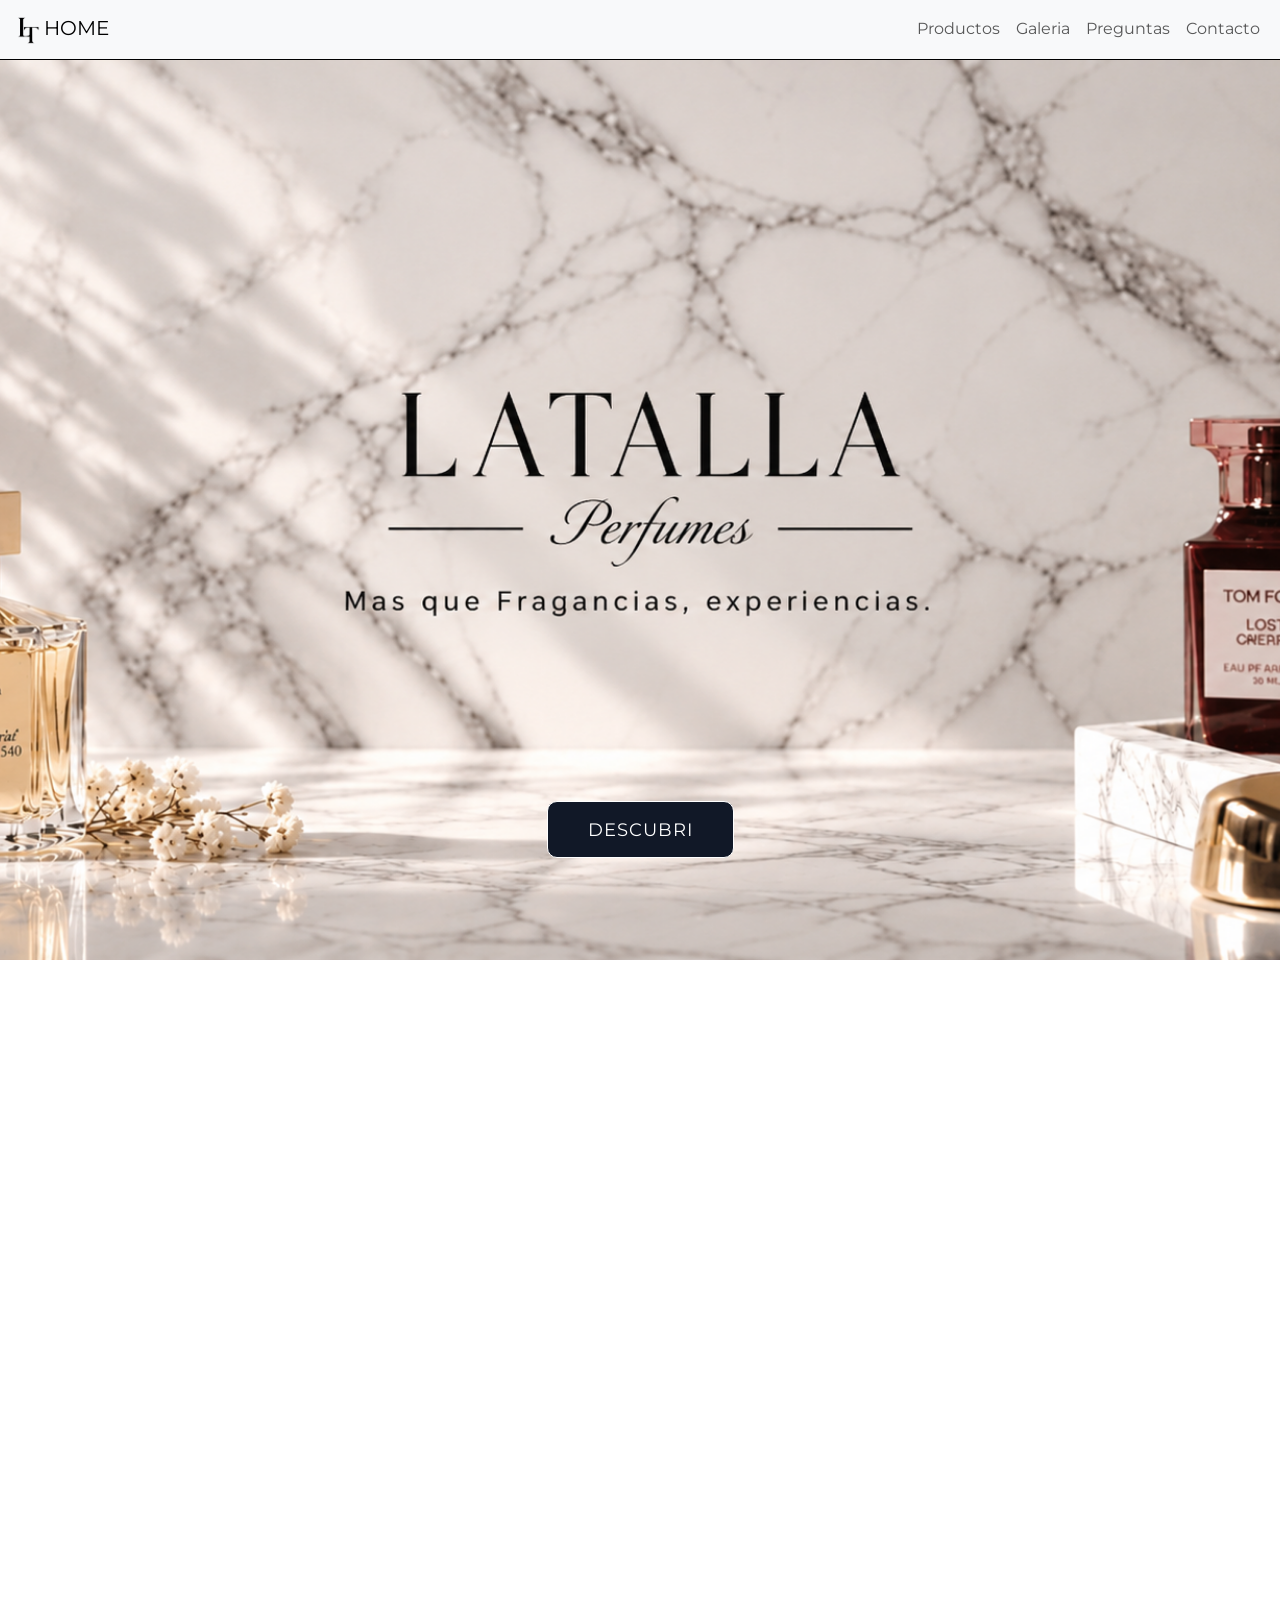
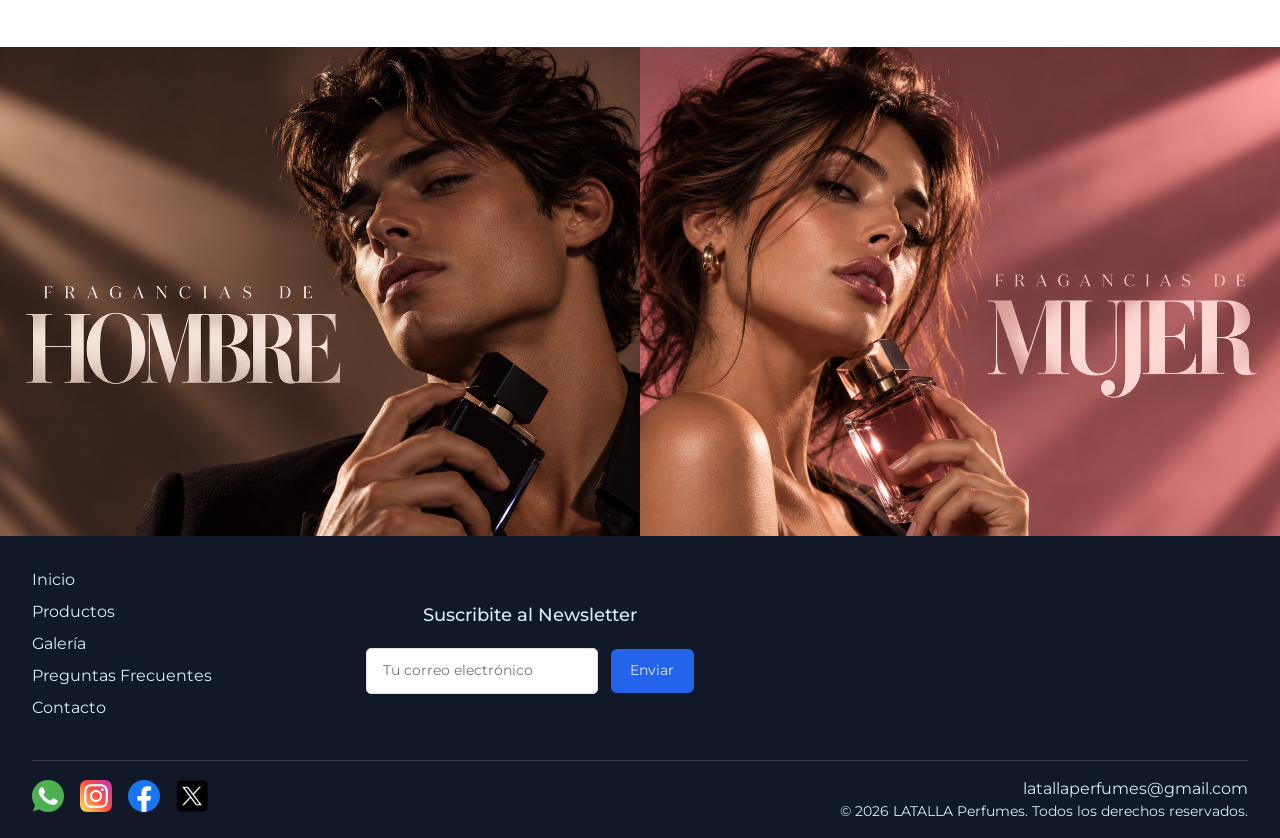
<file: index.html>
<!DOCTYPE html>
<html lang="en">

<head>
    <meta charset="UTF-8">
    <meta name="viewport" content="width=device-width, initial-scale=1.0">
    <title>Latalla | Home</title>
    <meta name="description"
        content="Descubrí LATALLA, tu tienda de perfumes y fragancias importadas. Encontrá aromas únicos para cada estilo y ocasión.">
    <meta name="keywords"
        content="LATALLA, perfumes importados, fragancias, perfumes para hombre, perfumes para mujer, tienda de perfumes">

    <link href="https://cdn.jsdelivr.net/npm/bootstrap@5.3.8/dist/css/bootstrap.min.css" rel="stylesheet"
        integrity="sha384-sRIl4kxILFvY47J16cr9ZwB07vP4J8+LH7qKQnuqkuIAvNWLzeN8tE5YBujZqJLB" crossorigin="anonymous">

    <link href="https://unpkg.com/aos@2.3.1/dist/aos.css" rel="stylesheet">

    <link rel="stylesheet" href="./css/style.css">
    <link rel="preconnect" href="https://fonts.googleapis.com">
    <link rel="preconnect" href="https://fonts.gstatic.com" crossorigin>
    <link href="https://fonts.googleapis.com/css2?family=Montserrat:ital,wght@0,100..900;1,100..900&display=swap"
        rel="stylesheet">
    <link rel="preconnect" href="https://fonts.googleapis.com">
    <link rel="preconnect" href="https://fonts.gstatic.com" crossorigin>
    <link href="https://fonts.googleapis.com/css2?family=Cormorant+Garamond:wght@400&display=swap" rel="stylesheet">
</head>

<body>
    <header>
        <nav class="navbar navbar-expand-lg bg-body-tertiary">
            <div class="container-fluid">
                <a class="navbar-brand" href="./index.html">
                    <img class="logos-nav" src="./assets/logo.png" alt="Logo de latalla">HOME
                </a>
                <button class="navbar-toggler" type="button" data-bs-toggle="collapse" data-bs-target="#navbarNav"
                    aria-controls="navbarNav" aria-expanded="false" aria-label="Toggle navigation">
                    <span class="navbar-toggler-icon"></span>
                </button>
                <div class="collapse navbar-collapse justify-content-end" id="navbarNav">
                    <ul class="navbar-nav">
                        <li class="nav-item">
                            <a class="nav-link" href="./pages/productos.html">Productos</a>
                        </li>
                        <li class="nav-item">
                            <a class="nav-link" href="./pages/galeria.html">Galeria</a>
                        </li>
                        <li class="nav-item">
                            <a class="nav-link" href="./pages/preguntasfrecuentes.html">Preguntas</a>
                        </li>
                        <li class="nav-item">
                            <a class="nav-link" href="./pages/contacto.html">Contacto</a>
                        </li>
                    </ul>
                </div>
            </div>
        </nav>


    </header>

    <main>
        <section class="portada">
            <a href="./pages/productos.html"><button>DESCUBRI</button></a>
        </section>

        <section class="destacados" data-aos="fade-up" data-aos-duration="2000">
            <div>
                <h3>🍃 Primavera 2026 🍃</h3>
            </div>

            <div class="cards-destacados">

                <div class="card" style="width: 18rem;">
                    <img src="./assets/prada.webp" class="card-img-top" alt="Perfume prada Paradigme">
                    <div class="card-body">
                        <h5 class="card-title">Paradigme EDP</h5>
                        <p class="card-text">Prada 100ml</p>
                        <a href="./pages/productos.html" class="btn btn-primary">Ver mas</a>
                    </div>
                </div>

                <div class="card" style="width: 18rem;">
                    <img src="./assets/hawas.webp" class="card-img-top" alt="Perfume Hawas verde">
                    <div class="card-body">
                        <h5 class="card-title">Hawas Verde EDP</h5>
                        <p class="card-text">Rasasi 100ml.</p>
                        <a href="./pages/productos.html" class="btn btn-primary">Ver mas</a>
                    </div>
                </div>

                <div class="card" style="width: 18rem;">
                    <img src="./assets/amber.webp" class="card-img-top" alt="Perfume amber oud aquea dubai">
                    <div class="card-body">
                        <h5 class="card-title">Amber Oud Aqua Dubai EDP</h5>
                        <p class="card-text">Al Haramain 100ml</p>
                        <a href="./pages/productos.html" class="btn btn-primary">Ver mas</a>
                    </div>
                </div>

                <div class="card" style="width: 18rem;">
                    <img src="./assets/issey.webp" class="card-img-top" alt="Perfume issey miyake intense">
                    <div class="card-body">
                        <h5 class="card-title">Pour Homme Intense EDT</h5>
                        <p class="card-text">Issey Miyake L'Eau d'Issey 75ml</p>
                        <a href="./pages/productos.html" class="btn btn-primary">Ver mas</a>
                    </div>
                </div>

            </div>

            <div id="carouselExampleCaptions" class="carousel carousel-dark slide oculto-mobile">
                <div class="carousel-indicators">
                    <button type="button" data-bs-target="#carouselExampleCaptions" data-bs-slide-to="0" class="active"
                        aria-current="true" aria-label="Slide 1"></button>
                    <button type="button" data-bs-target="#carouselExampleCaptions" data-bs-slide-to="1"
                        aria-label="Slide 2"></button>
                    <button type="button" data-bs-target="#carouselExampleCaptions" data-bs-slide-to="2"
                        aria-label="Slide 3"></button>
                    <button type="button" data-bs-target="#carouselExampleCaptions" data-bs-slide-to="3"
                        aria-label="Slide 4"></button>
                </div>
                <div class="carousel-inner">
                    <div class="carousel-item active">
                        <img src="./assets/prada.webp" class="d-block w-100" alt="Perfume Prada Paradigme">
                    </div>
                    <div class="carousel-item">
                        <img src="./assets/hawas.webp" class="d-block w-100" alt="Perfume Hawas Verde">
                    </div>
                    <div class="carousel-item">
                        <img src="./assets/amber.webp" class="d-block w-100" alt="Perfume Amber oud aqua dubai">
                    </div>
                    <div class="carousel-item">
                        <img src="./assets/issey.webp" class="d-block w-100" alt="Perfume Issey miyake intense">
                    </div>
                </div>
                <button class="carousel-control-prev" type="button" data-bs-target="#carouselExampleCaptions"
                    data-bs-slide="prev">
                    <span class="carousel-control-prev-icon" aria-hidden="true"></span>
                    <span class="visually-hidden">Previous</span>
                </button>
                <button class="carousel-control-next" type="button" data-bs-target="#carouselExampleCaptions"
                    data-bs-slide="next">
                    <span class="carousel-control-next-icon" aria-hidden="true"></span>
                    <span class="visually-hidden">Next</span>
                </button>
            </div>

        </section>

        <section class="gender">
            <div>
                <a href="./pages/productos.html">
                    <img src="./assets/hombre.png" alt="Portada de fragancias para hombre">
                </a>
                <a href="./pages/productos.html">
                    <img src="./assets/mujer.png" alt="Portada de fragancias para hombre">
                </a>
            </div>

        </section>

    </main>

    <footer>
        <div class="footer-container">

            <div class="footer-search">
                <ul>
                    <li><a href="index.html">Inicio</a></li>
                    <li><a href="./pages/productos.html">Productos</a></li>
                    <li><a href="./pages/galeria.html">Galería</a></li>
                    <li><a href="./pages/preguntasfrecuentes.html">Preguntas Frecuentes</a></li>
                    <li><a href="./pages/contacto.html">Contacto</a></li>
                </ul>
            </div>

            <div class="footer-form">
                <form action="#" method="POST">
                    <div class="footer-form-text">
                        <label for="email">Suscribite al Newsletter</label>
                    </div>

                    <div class="footer-form-input">
                        <input id="email" type="email" placeholder="Tu correo electrónico" name="email" required>

                        <button type="submit">Enviar</button>
                    </div>
                </form>
            </div>

            <div>
                <iframe
                    src="https://www.google.com/maps/embed?pb=!1m18!1m12!1m3!1d3279.4124326007673!2d-58.256924923375365!3d-34.71999706364996!2m3!1f0!2f0!3f0!3m2!1i1024!2i768!4f13.1!3m3!1m2!1s0x95a32e40826bd039%3A0x391d54df613bfa3d!2sAv.%20Rivadavia%20y%2C%20B1878%20Quilmes%2C%20Provincia%20de%20Buenos%20Aires!5e0!3m2!1ses-419!2sar!4v1790809116837!5m2!1ses-419!2sar"
                    allowfullscreen="" loading="lazy" referrerpolicy="strict-origin-when-cross-origin">
                </iframe>
            </div>

        </div>

        <div class="footer-copy">

            <div class="logos-footer">
                <ul>
                    <li>
                        <a href="https://wa.me/+549123456789" target="_blank" rel="noopener noreferrer">
                            <img src="./assets/whatsapp.png" alt="WhatsApp">
                        </a>
                    </li>

                    <li>
                        <a href="https://www.instagram.com" target="_blank" rel="noopener noreferrer">
                            <img src="./assets/instagram.png" alt="Instagram">
                        </a>
                    </li>

                    <li>
                        <a href="https://www.facebook.com/" target="_blank" rel="noopener noreferrer">
                            <img src="./assets/facebook.png" alt="Facebook">
                        </a>
                    </li>

                    <li>
                        <a href="https://x.com/" target="_blank" rel="noopener noreferrer">
                            <img src="./assets/x.png" alt="X">
                        </a>
                    </li>
                </ul>
            </div>

            <div>
                <a href="mailto:latallaperfumes@gmail.com">
                    latallaperfumes@gmail.com
                </a>

                <p>© 2026 LATALLA Perfumes. Todos los derechos reservados.</p>
            </div>

        </div>
    </footer>

    <script src="https://unpkg.com/aos@2.3.1/dist/aos.js"></script>
    <script>
        AOS.init();
    </script>
    <script src="https://cdn.jsdelivr.net/npm/bootstrap@5.3.8/dist/js/bootstrap.bundle.min.js"
        integrity="sha384-FKyoEForCGlyvwx9Hj09JcYn3nv7wiPVlz7YYwJrWVcXK/BmnVDxM+D2scQbITxI"
        crossorigin="anonymous"></script>

</body>

</html>
</file>
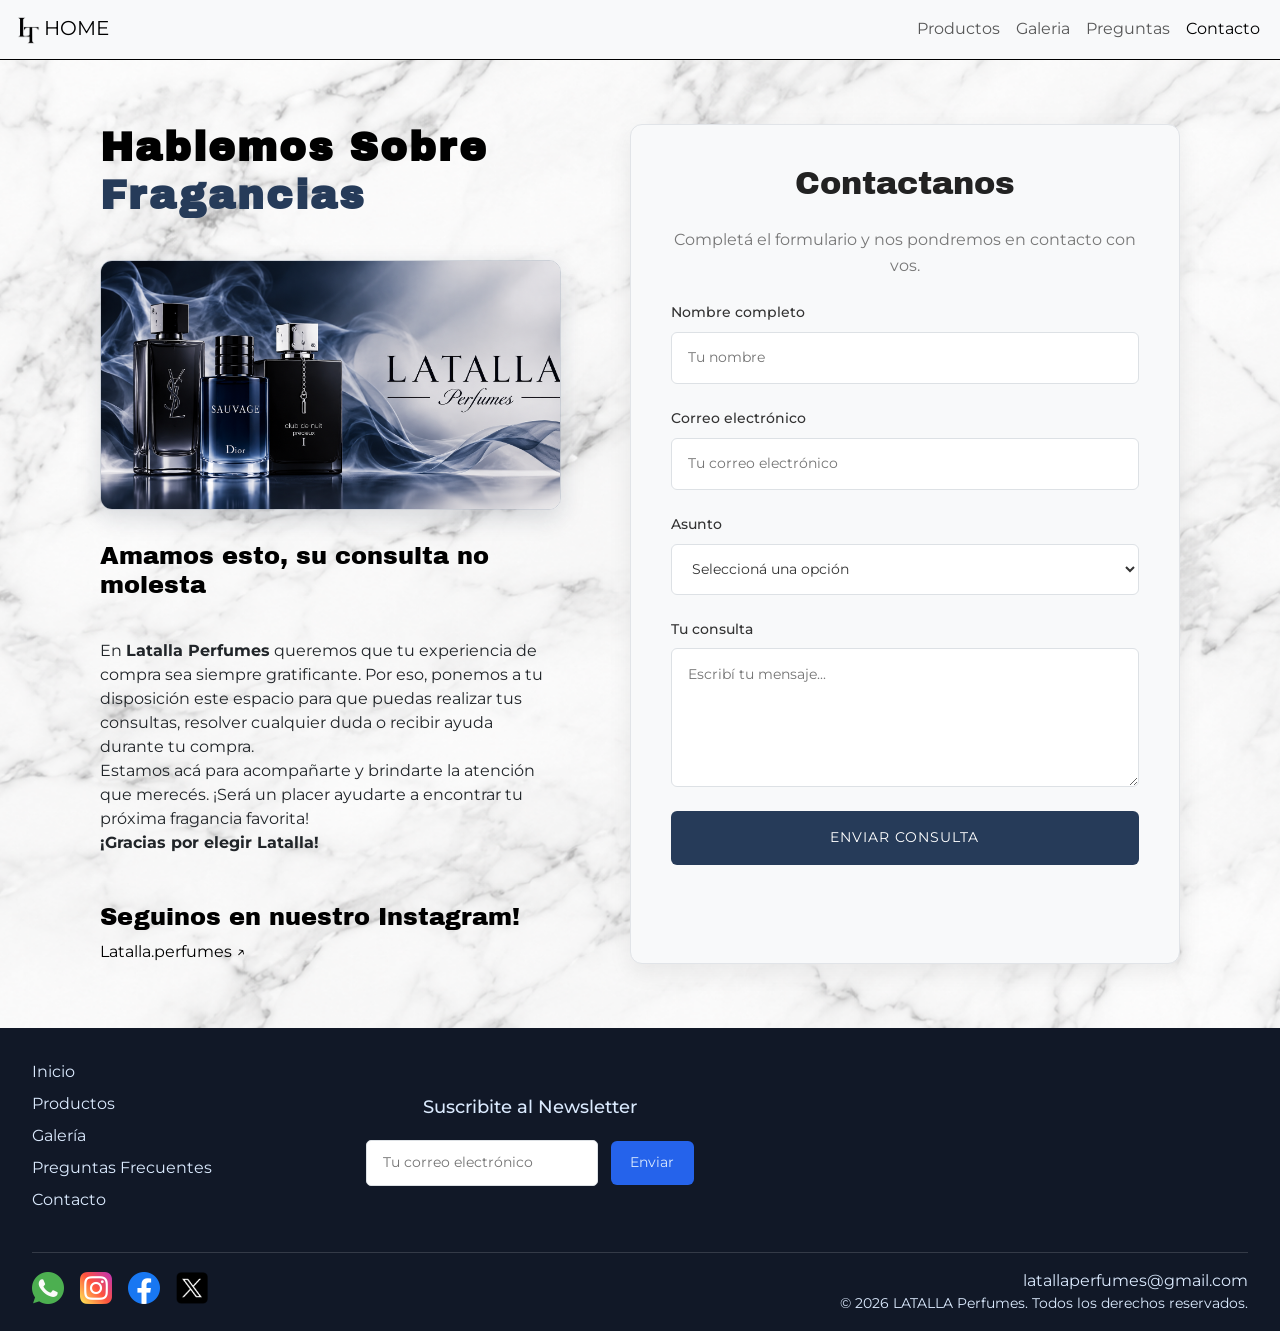
<file: pages/contacto.html>
<!DOCTYPE html>
<html lang="en">

<head>
    <meta charset="UTF-8">
    <meta name="viewport" content="width=device-width, initial-scale=1.0">
    <title>Latalla | Contacto</title>
    <meta name="description"
        content="Contactate con LATALLA para consultar sobre perfumes, disponibilidad y pedidos. Estamos para ayudarte a encontrar tu fragancia ideal.">
    <meta name="keywords"
        content="contacto LATALLA, consultas sobre perfumes, atención al cliente, comprar fragancias, disponibilidad de perfumes, tienda online">

    <link href="https://cdn.jsdelivr.net/npm/bootstrap@5.3.8/dist/css/bootstrap.min.css" rel="stylesheet"
        integrity="sha384-sRIl4kxILFvY47J16cr9ZwB07vP4J8+LH7qKQnuqkuIAvNWLzeN8tE5YBujZqJLB" crossorigin="anonymous">

    <link rel="stylesheet" href="../css/style.css">
    <link rel="preconnect" href="https://fonts.googleapis.com">
    <link rel="preconnect" href="https://fonts.gstatic.com" crossorigin>
    <link href="https://fonts.googleapis.com/css2?family=Montserrat:ital,wght@0,100..900;1,100..900&display=swap"
        rel="stylesheet">
    <link rel="preconnect" href="https://fonts.googleapis.com">
    <link rel="preconnect" href="https://fonts.gstatic.com" crossorigin>
    <link href="https://fonts.googleapis.com/css2?family=Cormorant+Garamond:wght@400&display=swap" rel="stylesheet">
</head>

<body>
    <header>

        <nav class="navbar navbar-expand-lg bg-body-tertiary">
            <div class="container-fluid">
                <a class="navbar-brand" href="../index.html">
                    <img class="logos-nav" src="../assets/logo.png" alt="Logo de latalla">HOME
                </a>
                <button class="navbar-toggler" type="button" data-bs-toggle="collapse" data-bs-target="#navbarNav"
                    aria-controls="navbarNav" aria-expanded="false" aria-label="Toggle navigation">
                    <span class="navbar-toggler-icon"></span>
                </button>
                <div class="collapse navbar-collapse justify-content-end" id="navbarNav">
                    <ul class="navbar-nav">
                        <li class="nav-item">
                            <a class="nav-link" href="./productos.html">Productos</a>
                        </li>
                        <li class="nav-item">
                            <a class="nav-link" href="./galeria.html">Galeria</a>
                        </li>
                        <li class="nav-item">
                            <a class="nav-link" href="./preguntasfrecuentes.html">Preguntas</a>
                        </li>
                        <li class="nav-item">
                            <a class="nav-link active" aria-current="page" href="./contacto.html">Contacto</a>
                        </li>
                    </ul>
                </div>
            </div>
        </nav>

    </header>

    <main>

        <section class="c-main-container">
            <div class="c-p-container">
                <div>
                    <h1>Hablemos Sobre <br>
                        <span>Fragancias</span>
                    </h1>
                    <img src="../assets/bannerContacto.png" alt="Imagen de perfumes">
                    <h4>Amamos esto, su consulta no molesta</h4>
                </div>
                <div>
                    <p>
                        En <b>Latalla Perfumes</b> queremos que tu experiencia de compra sea siempre gratificante. Por
                        eso,
                        ponemos
                        a tu disposición este espacio para que puedas realizar tus consultas, resolver cualquier duda o
                        recibir ayuda durante tu compra.
                        <br>
                        Estamos acá para acompañarte y brindarte la atención que merecés. ¡Será un placer ayudarte a
                        encontrar tu próxima fragancia favorita!
                        <br>
                        <b>¡Gracias por elegir Latalla!</b>
                    </p>
                </div>
                <div>
                    <h4>Seguinos en nuestro Instagram!</h4>
                    <a href="https://www.instagram.com/">Latalla.perfumes ↗</a>
                </div>
            </div>



            <div class="c-form-container">
                <form action="#">
                    <h4>Contactanos</h4>
                    <p>Completá el formulario y nos pondremos en contacto con vos.</p>

                    <div class="campo">
                        <label for="nombre">Nombre completo</label>
                        <input type="text" id="nombre" name="nombre" placeholder="Tu nombre" required>
                    </div>

                    <div class="campo">
                        <label for="email">Correo electrónico</label>
                        <input type="email" id="email" name="email" placeholder="Tu correo electrónico" required>
                    </div>

                    <div class="campo">
                        <label for="asunto">Asunto</label>
                        <select id="asunto" name="asunto" required>
                            <option value="">Seleccioná una opción</option>
                            <option value="producto">Consulta sobre un producto</option>
                            <option value="compra">Estado de mi compra</option>
                            <option value="envio">Envíos y entregas</option>
                            <option value="otro">Otros</option>
                        </select>
                    </div>

                    <div class="campo">
                        <label for="mensaje">Tu consulta</label>
                        <textarea id="mensaje" name="mensaje" rows="5" placeholder="Escribí tu mensaje..."
                            required></textarea>
                    </div>

                    <button type="submit">Enviar consulta</button>
                </form>
            </div>


        </section>
    </main>

    <footer>
        <div class="footer-container">

            <div class="footer-search">
                <ul>
                    <li><a href="../index.html">Inicio</a></li>
                    <li><a href="./productos.html">Productos</a></li>
                    <li><a href="./galeria.html">Galería</a></li>
                    <li><a href="./preguntasfrecuentes.html">Preguntas Frecuentes</a></li>
                    <li><a href="./contacto.html">Contacto</a></li>
                </ul>
            </div>

            <div class="footer-form">
                <form action="#" method="POST">
                    <div class="footer-form-text">
                        <label for="email">Suscribite al Newsletter</label>
                    </div>

                    <div class="footer-form-input">
                        <input id="email" type="email" placeholder="Tu correo electrónico" name="email" required>

                        <button type="submit">Enviar</button>
                    </div>
                </form>
            </div>

            <div>
                <iframe
                    src="https://www.google.com/maps/embed?pb=!1m18!1m12!1m3!1d3279.4124326007673!2d-58.256924923375365!3d-34.71999706364996!2m3!1f0!2f0!3f0!3m2!1i1024!2i768!4f13.1!3m3!1m2!1s0x95a32e40826bd039%3A0x391d54df613bfa3d!2sAv.%20Rivadavia%20y%2C%20B1878%20Quilmes%2C%20Provincia%20de%20Buenos%20Aires!5e0!3m2!1ses-419!2sar!4v1790809116837!5m2!1ses-419!2sar"
                    allowfullscreen="" loading="lazy" referrerpolicy="strict-origin-when-cross-origin">
                </iframe>
            </div>

        </div>

        <div class="footer-copy">

            <div class="logos-footer">
                <ul>
                    <li>
                        <a href="https://wa.me/+549123456789" target="_blank" rel="noopener noreferrer">
                            <img src="../assets/whatsapp.png" alt="WhatsApp">
                        </a>
                    </li>

                    <li>
                        <a href="https://www.instagram.com" target="_blank" rel="noopener noreferrer">
                            <img src="../assets/instagram.png" alt="Instagram">
                        </a>
                    </li>

                    <li>
                        <a href="https://www.facebook.com/" target="_blank" rel="noopener noreferrer">
                            <img src="../assets/facebook.png" alt="Facebook">
                        </a>
                    </li>

                    <li>
                        <a href="https://x.com/" target="_blank" rel="noopener noreferrer">
                            <img src="../assets/x.png" alt="X">
                        </a>
                    </li>
                </ul>
            </div>

            <div>
                <a href="mailto:latallaperfumes@gmail.com">
                    latallaperfumes@gmail.com
                </a>

                <p>© 2026 LATALLA Perfumes. Todos los derechos reservados.</p>
            </div>

        </div>
    </footer>

    <script src="https://cdn.jsdelivr.net/npm/bootstrap@5.3.8/dist/js/bootstrap.bundle.min.js"
        integrity="sha384-FKyoEForCGlyvwx9Hj09JcYn3nv7wiPVlz7YYwJrWVcXK/BmnVDxM+D2scQbITxI"
        crossorigin="anonymous"></script>

</body>

</html>
</file>
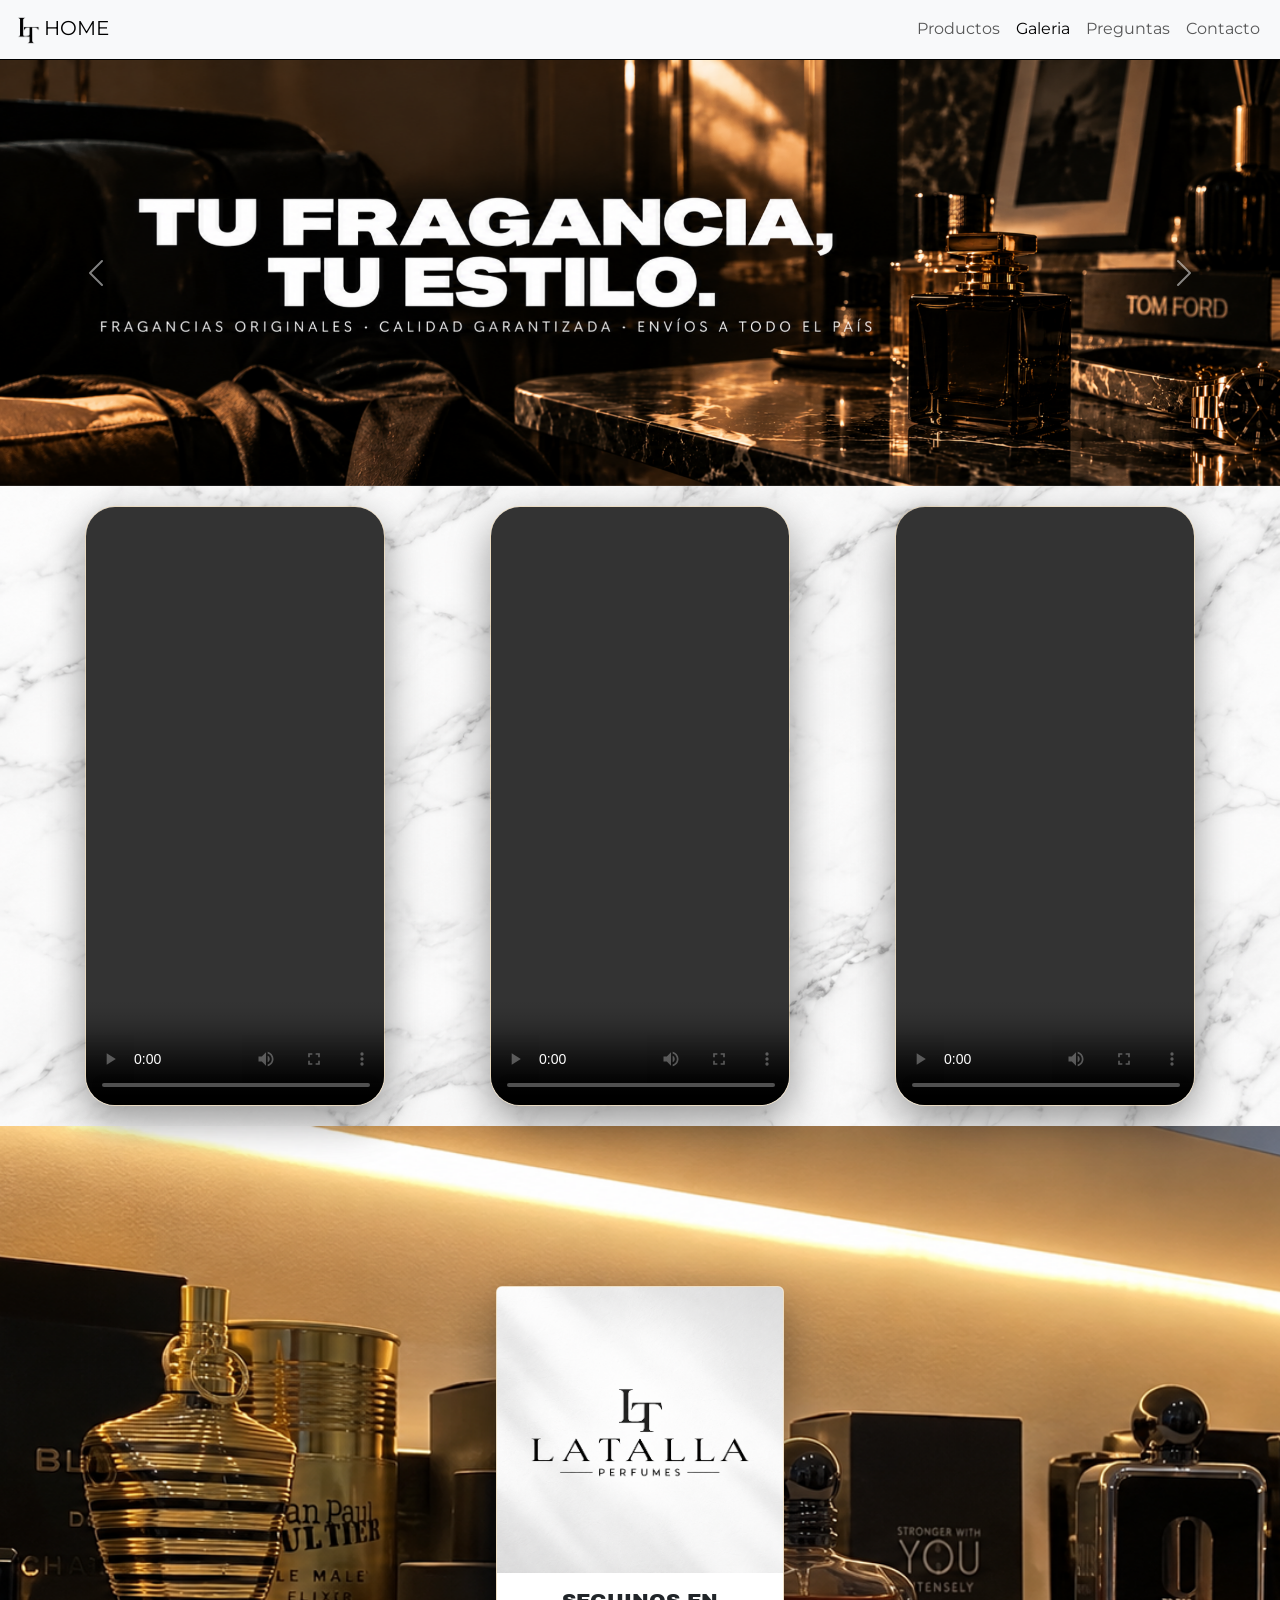
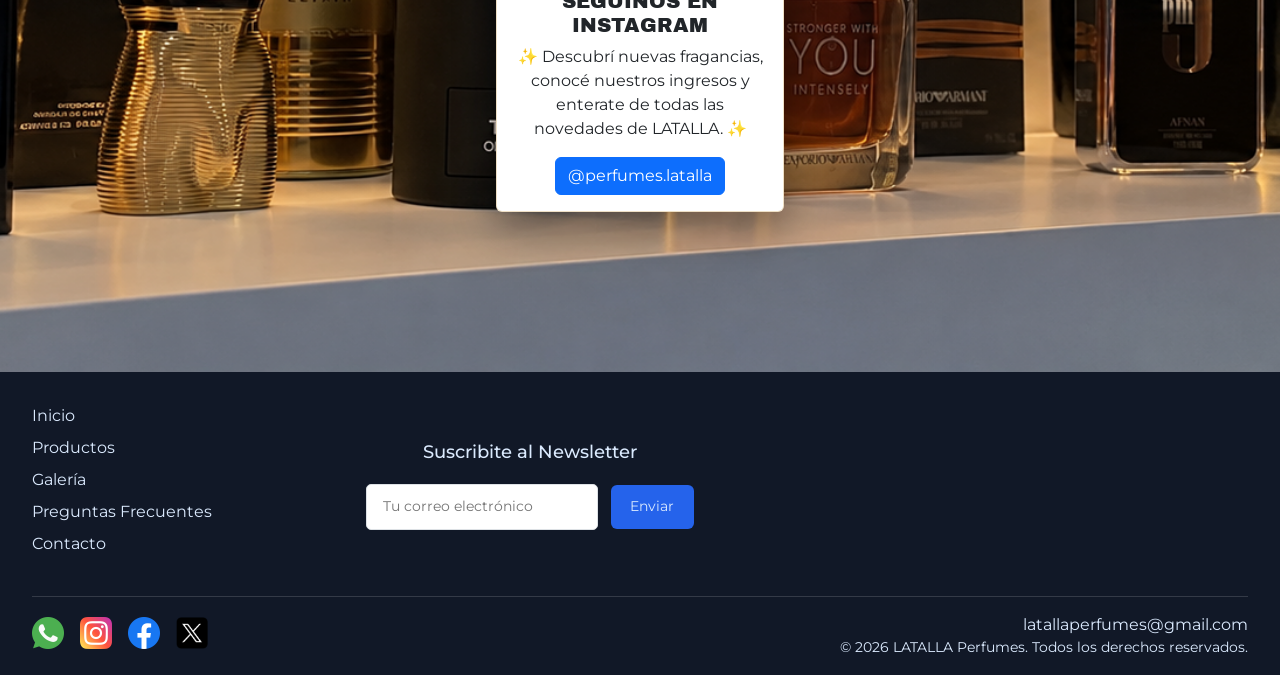
<file: pages/galeria.html>
<!DOCTYPE html>
<html lang="en">

<head>
    <meta charset="UTF-8">
    <meta name="viewport" content="width=device-width, initial-scale=1.0">
    <title>Latalla | Galeria</title>
    <meta name="description"
        content="Conocé nuestra selección de perfumes y fragancias a través de imágenes. Descubrí aromas, diseños y marcas destacadas en LATALLA.">
    <meta name="keywords"
        content="galería de perfumes, imágenes de perfumes, fragancias importadas, perfumes de diseño, marcas de perfumes, LATALLA">

    <link href="https://cdn.jsdelivr.net/npm/bootstrap@5.3.8/dist/css/bootstrap.min.css" rel="stylesheet"
        integrity="sha384-sRIl4kxILFvY47J16cr9ZwB07vP4J8+LH7qKQnuqkuIAvNWLzeN8tE5YBujZqJLB" crossorigin="anonymous">

    <link rel="stylesheet" href="../css/style.css">
    <link rel="preconnect" href="https://fonts.googleapis.com">
    <link rel="preconnect" href="https://fonts.gstatic.com" crossorigin>
    <link href="https://fonts.googleapis.com/css2?family=Montserrat:ital,wght@0,100..900;1,100..900&display=swap"
        rel="stylesheet">
    <link rel="preconnect" href="https://fonts.googleapis.com">
    <link rel="preconnect" href="https://fonts.gstatic.com" crossorigin>
    <link href="https://fonts.googleapis.com/css2?family=Cormorant+Garamond:wght@400&display=swap" rel="stylesheet">
</head>

<body>
    <header>

        <nav class="navbar navbar-expand-lg bg-body-tertiary">
            <div class="container-fluid">
                <a class="navbar-brand" href="../index.html">
                    <img class="logos-nav" src="../assets/logo.png" alt="Logo de latalla">HOME
                </a>
                <button class="navbar-toggler" type="button" data-bs-toggle="collapse" data-bs-target="#navbarNav"
                    aria-controls="navbarNav" aria-expanded="false" aria-label="Toggle navigation">
                    <span class="navbar-toggler-icon"></span>
                </button>
                <div class="collapse navbar-collapse justify-content-end" id="navbarNav">
                    <ul class="navbar-nav">
                        <li class="nav-item">
                            <a class="nav-link" href="./productos.html">Productos</a>
                        </li>
                        <li class="nav-item">
                            <a class="nav-link active" aria-current="page" href="./galeria.html">Galeria</a>
                        </li>
                        <li class="nav-item">
                            <a class="nav-link" href="./preguntasfrecuentes.html">Preguntas</a>
                        </li>
                        <li class="nav-item">
                            <a class="nav-link" href="./contacto.html">Contacto</a>
                        </li>
                    </ul>
                </div>
            </div>
        </nav>

    </header>

    <main>
        <section>
            <div id="carouselExampleIndicators" class="carousel slide">
                <div class="carousel-inner">
                    <div class="carousel-item active">
                        <img class="d-flex w-100" src="../assets/banner1.png" alt="">
                    </div>
                    <div class="carousel-item">
                        <img class="d-flex w-100" src="../assets/banner2.png" alt="">
                    </div>
                    <div class="carousel-item">
                        <img class="d-flex w-100" src="../assets/banner3.png" alt="">
                    </div>
                </div>
                <button class="carousel-control-prev" type="button" data-bs-target="#carouselExampleIndicators"
                    data-bs-slide="prev">
                    <span class="carousel-control-prev-icon" aria-hidden="true"></span>
                    <span class="visually-hidden">Previous</span>
                </button>
                <button class="carousel-control-next" type="button" data-bs-target="#carouselExampleIndicators"
                    data-bs-slide="next">
                    <span class="carousel-control-next-icon" aria-hidden="true"></span>
                    <span class="visually-hidden">Next</span>
                </button>
            </div>



            <div class="d-flex justify-content-evenly flex-wrap marmol">
                <div class="video-container">
                    <video src="../assets/videos/VideoPrimavera.mp4" controls width="300" height="600"></video>

                </div>
                <div class="video-container">
                    <video src="../assets/videos/VideoCalle.mp4" controls width="300" height="600"></video>

                </div>
                <div class="video-container">
                    <video src="../assets/videos/MeCanse.mp4" controls width="300" height="600"></video>

                </div>
            </div>

            <div class="instagram-container">
                <div class="card" style="width: 18rem;">
                    <img src="../assets/Latalla.png" class="card-img-top" alt="Logo de instagram de Latalla">
                    <div class="card-body">
                        <h5 class="card-title">SEGUINOS EN INSTAGRAM</h5>
                        <p class="card-text">✨ Descubrí nuevas fragancias, conocé nuestros ingresos y enterate de todas
                            las novedades de LATALLA. ✨</p>
                        <a href="#" class="btn btn-primary">@perfumes.latalla</a>
                    </div>
                </div>
            </div>
        </section>
    </main>

    <footer>
        <div class="footer-container">

            <div class="footer-search">
                <ul>
                    <li><a href="../index.html">Inicio</a></li>
                    <li><a href="./productos.html">Productos</a></li>
                    <li><a href="./galeria.html">Galería</a></li>
                    <li><a href="./preguntasfrecuentes.html">Preguntas Frecuentes</a></li>
                    <li><a href="./contacto.html">Contacto</a></li>
                </ul>
            </div>

            <div class="footer-form">
                <form action="#" method="POST">
                    <div class="footer-form-text">
                        <label for="email">Suscribite al Newsletter</label>
                    </div>

                    <div class="footer-form-input">
                        <input id="email" type="email" placeholder="Tu correo electrónico" name="email" required>

                        <button type="submit">Enviar</button>
                    </div>
                </form>
            </div>

            <div>
                <iframe
                    src="https://www.google.com/maps/embed?pb=!1m18!1m12!1m3!1d3279.4124326007673!2d-58.256924923375365!3d-34.71999706364996!2m3!1f0!2f0!3f0!3m2!1i1024!2i768!4f13.1!3m3!1m2!1s0x95a32e40826bd039%3A0x391d54df613bfa3d!2sAv.%20Rivadavia%20y%2C%20B1878%20Quilmes%2C%20Provincia%20de%20Buenos%20Aires!5e0!3m2!1ses-419!2sar!4v1790809116837!5m2!1ses-419!2sar"
                    allowfullscreen="" loading="lazy" referrerpolicy="strict-origin-when-cross-origin">
                </iframe>
            </div>

        </div>

        <div class="footer-copy">

            <div class="logos-footer">
                <ul>
                    <li>
                        <a href="https://wa.me/+549123456789" target="_blank" rel="noopener noreferrer">
                            <img src="../assets/whatsapp.png" alt="WhatsApp">
                        </a>
                    </li>

                    <li>
                        <a href="https://www.instagram.com" target="_blank" rel="noopener noreferrer">
                            <img src="../assets/instagram.png" alt="Instagram">
                        </a>
                    </li>

                    <li>
                        <a href="https://www.facebook.com/" target="_blank" rel="noopener noreferrer">
                            <img src="../assets/facebook.png" alt="Facebook">
                        </a>
                    </li>

                    <li>
                        <a href="https://x.com/" target="_blank" rel="noopener noreferrer">
                            <img src="../assets/x.png" alt="X">
                        </a>
                    </li>
                </ul>
            </div>

            <div>
                <a href="mailto:latallaperfumes@gmail.com">
                    latallaperfumes@gmail.com
                </a>

                <p>© 2026 LATALLA Perfumes. Todos los derechos reservados.</p>
            </div>

        </div>
    </footer>

    <script src="https://cdn.jsdelivr.net/npm/bootstrap@5.3.8/dist/js/bootstrap.bundle.min.js"
        integrity="sha384-FKyoEForCGlyvwx9Hj09JcYn3nv7wiPVlz7YYwJrWVcXK/BmnVDxM+D2scQbITxI"
        crossorigin="anonymous"></script>

</body>

</html>
</file>
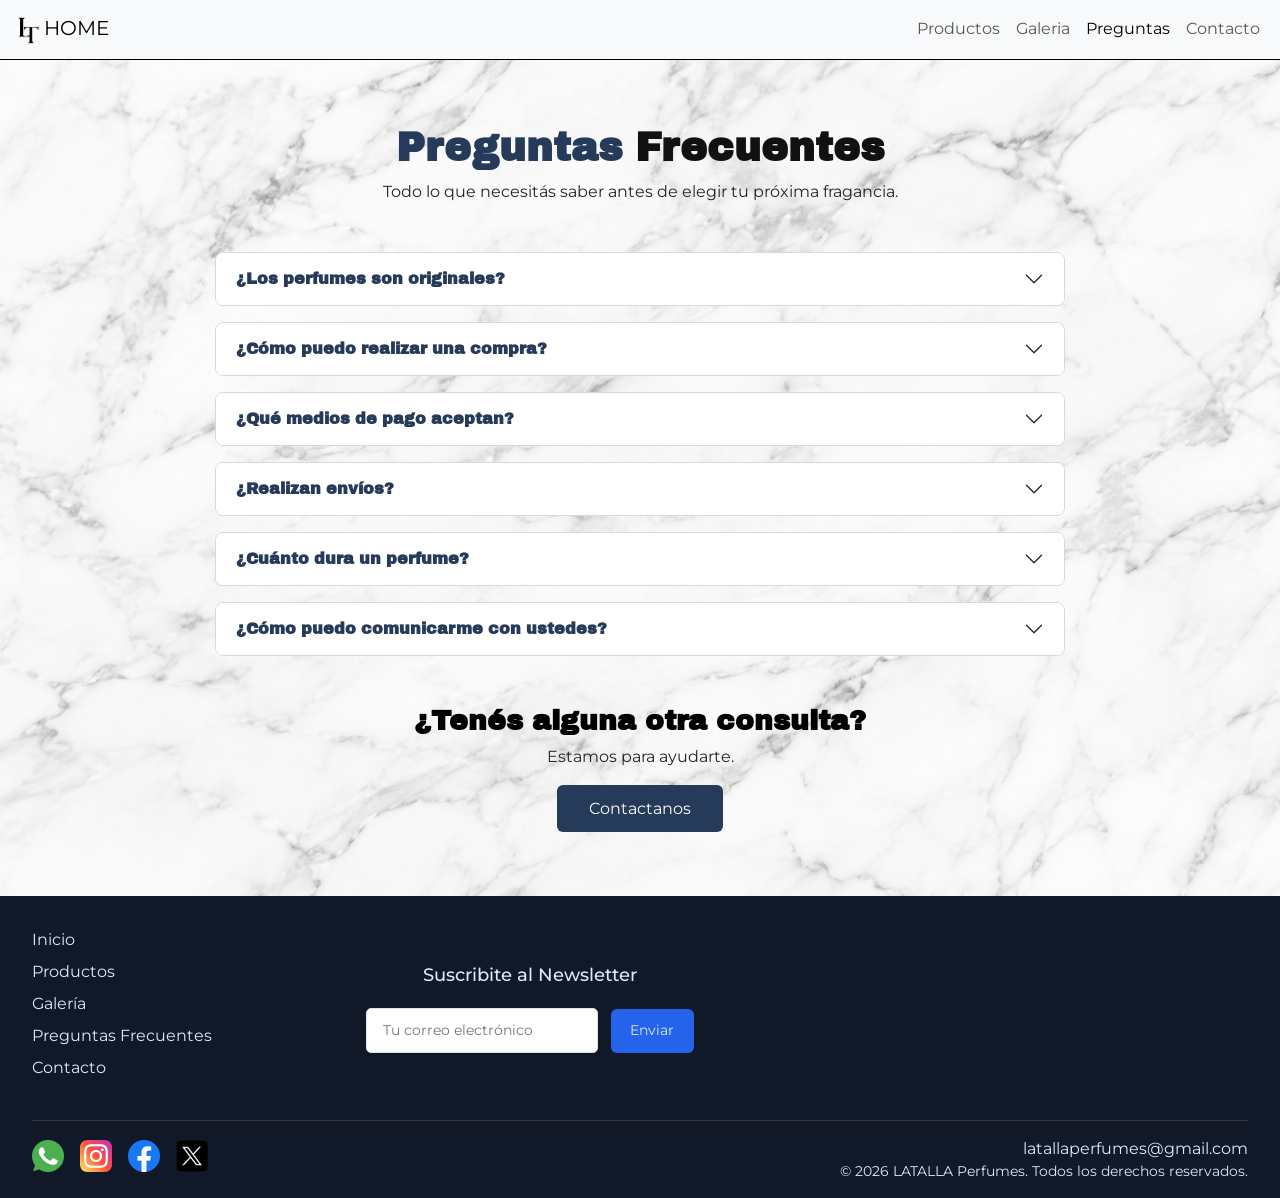
<file: pages/preguntasfrecuentes.html>
<!DOCTYPE html>
<html lang="en">

<head>
    <meta charset="UTF-8">
    <meta name="viewport" content="width=device-width, initial-scale=1.0">
    <title>Latalla | Preguntas</title>
    <meta name="description"
        content="Resolvé tus dudas sobre compras, envíos, medios de pago y pedidos en LATALLA. Toda la información que necesitás para comprar.">
    <meta name="keywords"
        content="preguntas frecuentes, compras online, envíos de perfumes, medios de pago, pedidos de perfumes, ayuda al cliente, LATALLA">

    <link href="https://cdn.jsdelivr.net/npm/bootstrap@5.3.8/dist/css/bootstrap.min.css" rel="stylesheet"
        integrity="sha384-sRIl4kxILFvY47J16cr9ZwB07vP4J8+LH7qKQnuqkuIAvNWLzeN8tE5YBujZqJLB" crossorigin="anonymous">

    <link rel="stylesheet" href="../css/style.css">
    <link rel="preconnect" href="https://fonts.googleapis.com">
    <link rel="preconnect" href="https://fonts.gstatic.com" crossorigin>
    <link href="https://fonts.googleapis.com/css2?family=Montserrat:ital,wght@0,100..900;1,100..900&display=swap"
        rel="stylesheet">
    <link rel="preconnect" href="https://fonts.googleapis.com">
    <link rel="preconnect" href="https://fonts.gstatic.com" crossorigin>
    <link href="https://fonts.googleapis.com/css2?family=Cormorant+Garamond:wght@400&display=swap" rel="stylesheet">
</head>

<body>
    <header>

        <nav class="navbar navbar-expand-lg bg-body-tertiary">
            <div class="container-fluid">
                <a class="navbar-brand" href="../index.html">
                    <img class="logos-nav" src="../assets/logo.png" alt="Logo de latalla">HOME
                </a>
                <button class="navbar-toggler" type="button" data-bs-toggle="collapse" data-bs-target="#navbarNav"
                    aria-controls="navbarNav" aria-expanded="false" aria-label="Toggle navigation">
                    <span class="navbar-toggler-icon"></span>
                </button>
                <div class="collapse navbar-collapse justify-content-end" id="navbarNav">
                    <ul class="navbar-nav">
                        <li class="nav-item">
                            <a class="nav-link" href="./productos.html">Productos</a>
                        </li>
                        <li class="nav-item">
                            <a class="nav-link" href="./galeria.html">Galeria</a>
                        </li>
                        <li class="nav-item">
                            <a class="nav-link active" aria-current="page"
                                href="./preguntasfrecuentes.html">Preguntas</a>
                        </li>
                        <li class="nav-item">
                            <a class="nav-link" href="./contacto.html">Contacto</a>
                        </li>
                    </ul>
                </div>
            </div>
        </nav>

    </header>

    <main>
        <section class="faq-container">

            <div class="faq-title">
                <h1>Preguntas <span>Frecuentes</span></h1>
                <p>Todo lo que necesitás saber antes de elegir tu próxima fragancia.</p>
            </div>

            <div class="accordion accordion-flush" id="accordionFlushExample">

                <div class="accordion-item">
                    <h2 class="accordion-header">
                        <button class="accordion-button collapsed" type="button" data-bs-toggle="collapse"
                            data-bs-target="#flush-collapseOne" aria-expanded="false" aria-controls="flush-collapseOne">
                            ¿Los perfumes son originales?
                        </button>
                    </h2>

                    <div id="flush-collapseOne" class="accordion-collapse collapse"
                        data-bs-parent="#accordionFlushExample">
                        <div class="accordion-body">
                            Sí, en Latalla Perfumes trabajamos con fragancias originales.
                            Queremos que tengas la mejor experiencia en cada compra.
                        </div>
                    </div>
                </div>

                <div class="accordion-item">
                    <h2 class="accordion-header">
                        <button class="accordion-button collapsed" type="button" data-bs-toggle="collapse"
                            data-bs-target="#flush-collapseTwo" aria-expanded="false" aria-controls="flush-collapseTwo">
                            ¿Cómo puedo realizar una compra?
                        </button>
                    </h2>

                    <div id="flush-collapseTwo" class="accordion-collapse collapse"
                        data-bs-parent="#accordionFlushExample">
                        <div class="accordion-body">
                            Elegí el perfume que más te guste, agregalo al carrito
                            y seguí los pasos para completar tu compra.
                        </div>
                    </div>
                </div>

                <div class="accordion-item">
                    <h2 class="accordion-header">
                        <button class="accordion-button collapsed" type="button" data-bs-toggle="collapse"
                            data-bs-target="#flush-collapseThree" aria-expanded="false"
                            aria-controls="flush-collapseThree">
                            ¿Qué medios de pago aceptan?
                        </button>
                    </h2>

                    <div id="flush-collapseThree" class="accordion-collapse collapse"
                        data-bs-parent="#accordionFlushExample">
                        <div class="accordion-body">
                            Podés consultar los medios de pago disponibles
                            durante el proceso de compra.
                        </div>
                    </div>
                </div>

                <div class="accordion-item">
                    <h2 class="accordion-header">
                        <button class="accordion-button collapsed" type="button" data-bs-toggle="collapse"
                            data-bs-target="#flush-collapseFour" aria-expanded="false"
                            aria-controls="flush-collapseFour">
                            ¿Realizan envíos?
                        </button>
                    </h2>

                    <div id="flush-collapseFour" class="accordion-collapse collapse"
                        data-bs-parent="#accordionFlushExample">
                        <div class="accordion-body">
                            Consultá las opciones de envío disponibles para tu
                            localidad al momento de realizar tu pedido.
                        </div>
                    </div>
                </div>

                <div class="accordion-item">
                    <h2 class="accordion-header">
                        <button class="accordion-button collapsed" type="button" data-bs-toggle="collapse"
                            data-bs-target="#flush-collapseFive" aria-expanded="false"
                            aria-controls="flush-collapseFive">
                            ¿Cuánto dura un perfume?
                        </button>
                    </h2>

                    <div id="flush-collapseFive" class="accordion-collapse collapse"
                        data-bs-parent="#accordionFlushExample">
                        <div class="accordion-body">
                            La duración depende de cada fragancia, su concentración,
                            el tipo de piel y las condiciones de uso.
                        </div>
                    </div>
                </div>

                <div class="accordion-item">
                    <h2 class="accordion-header">
                        <button class="accordion-button collapsed" type="button" data-bs-toggle="collapse"
                            data-bs-target="#flush-collapseSix" aria-expanded="false" aria-controls="flush-collapseSix">
                            ¿Cómo puedo comunicarme con ustedes?
                        </button>
                    </h2>

                    <div id="flush-collapseSix" class="accordion-collapse collapse"
                        data-bs-parent="#accordionFlushExample">
                        <div class="accordion-body">
                            Podés escribirnos desde nuestra sección de consultas.
                            ¡Estamos para ayudarte a encontrar tu próxima fragancia!
                        </div>
                    </div>
                </div>

            </div>

            <div class="faq-contact">
                <h3>¿Tenés alguna otra consulta?</h3>
                <p>Estamos para ayudarte.</p>
                <a href="./contacto.html" class="btn btn-primary">Contactanos</a>
            </div>

        </section>
    </main>

    <footer>
        <div class="footer-container">

            <div class="footer-search">
                <ul>
                    <li><a href="../index.html">Inicio</a></li>
                    <li><a href="./productos.html">Productos</a></li>
                    <li><a href="./galeria.html">Galería</a></li>
                    <li><a href="./preguntasfrecuentes.html">Preguntas Frecuentes</a></li>
                    <li><a href="./contacto.html">Contacto</a></li>
                </ul>
            </div>

            <div class="footer-form">
                <form action="#" method="POST">
                    <div class="footer-form-text">
                        <label for="email">Suscribite al Newsletter</label>
                    </div>

                    <div class="footer-form-input">
                        <input id="email" type="email" placeholder="Tu correo electrónico" name="email" required>

                        <button type="submit">Enviar</button>
                    </div>
                </form>
            </div>

            <div>
                <iframe
                    src="https://www.google.com/maps/embed?pb=!1m18!1m12!1m3!1d3279.4124326007673!2d-58.256924923375365!3d-34.71999706364996!2m3!1f0!2f0!3f0!3m2!1i1024!2i768!4f13.1!3m3!1m2!1s0x95a32e40826bd039%3A0x391d54df613bfa3d!2sAv.%20Rivadavia%20y%2C%20B1878%20Quilmes%2C%20Provincia%20de%20Buenos%20Aires!5e0!3m2!1ses-419!2sar!4v1790809116837!5m2!1ses-419!2sar"
                    allowfullscreen="" loading="lazy" referrerpolicy="strict-origin-when-cross-origin">
                </iframe>
            </div>

        </div>

        <div class="footer-copy">

            <div class="logos-footer">
                <ul>
                    <li>
                        <a href="https://wa.me/+549123456789" target="_blank" rel="noopener noreferrer">
                            <img src="../assets/whatsapp.png" alt="WhatsApp">
                        </a>
                    </li>

                    <li>
                        <a href="https://www.instagram.com" target="_blank" rel="noopener noreferrer">
                            <img src="../assets/instagram.png" alt="Instagram">
                        </a>
                    </li>

                    <li>
                        <a href="https://www.facebook.com/" target="_blank" rel="noopener noreferrer">
                            <img src="../assets/facebook.png" alt="Facebook">
                        </a>
                    </li>

                    <li>
                        <a href="https://x.com/" target="_blank" rel="noopener noreferrer">
                            <img src="../assets/x.png" alt="X">
                        </a>
                    </li>
                </ul>
            </div>

            <div>
                <a href="mailto:latallaperfumes@gmail.com">
                    latallaperfumes@gmail.com
                </a>

                <p>© 2026 LATALLA Perfumes. Todos los derechos reservados.</p>
            </div>

        </div>
    </footer>

    <script src="https://cdn.jsdelivr.net/npm/bootstrap@5.3.8/dist/js/bootstrap.bundle.min.js"
        integrity="sha384-FKyoEForCGlyvwx9Hj09JcYn3nv7wiPVlz7YYwJrWVcXK/BmnVDxM+D2scQbITxI"
        crossorigin="anonymous"></script>

</body>

</html>
</file>
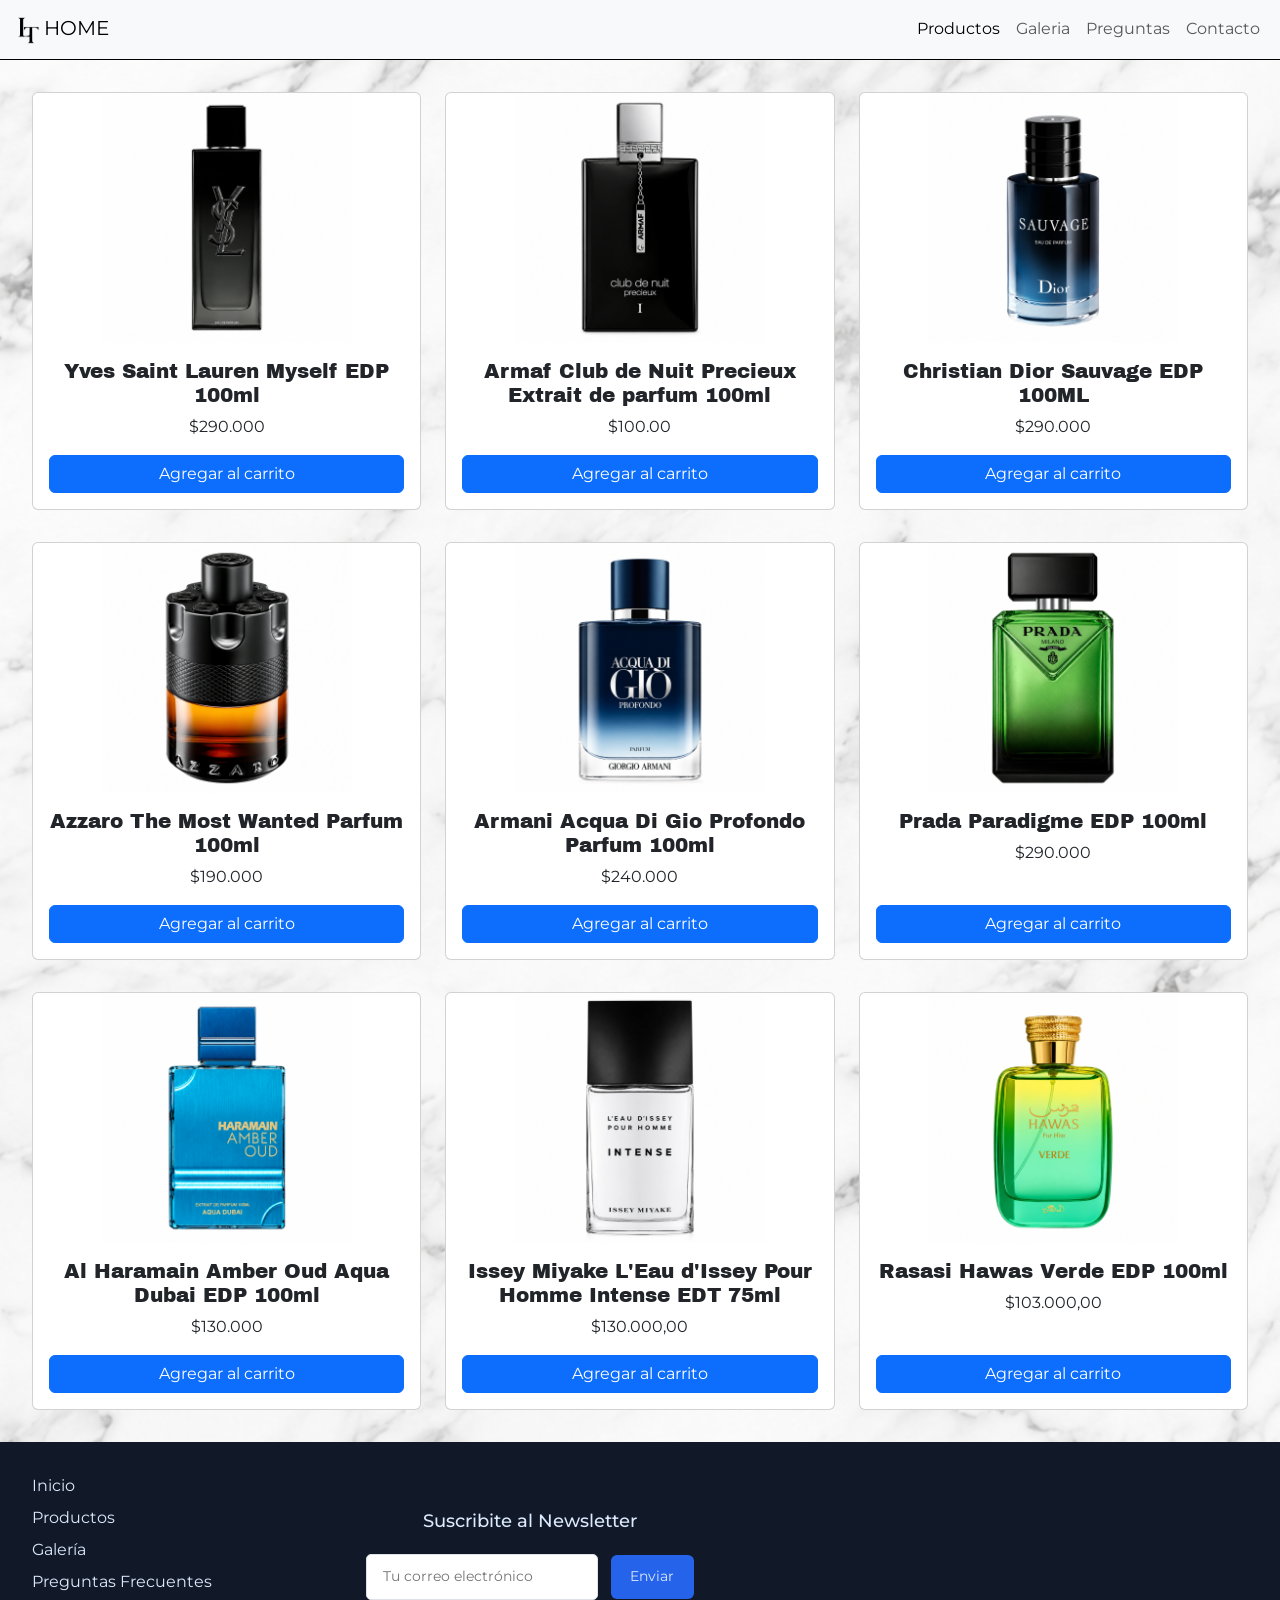
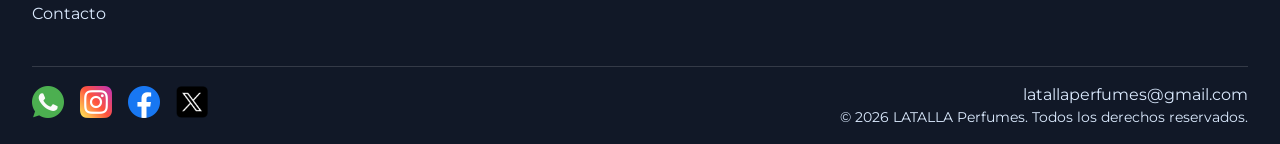
<file: pages/productos.html>
<!DOCTYPE html>
<html lang="en">

<head>
    <meta charset="UTF-8">
    <meta name="viewport" content="width=device-width, initial-scale=1.0">
    <title>Latalla | Productos</title>
    <meta name="description"
        content="Explorá nuestro catálogo de perfumes importados para hombres y mujeres. Encontrá tu próxima fragancia favorita en LATALLA.">
    <meta name="keywords"
        content="perfumes importados, comprar perfumes, perfumes masculinos, perfumes femeninos, fragancias originales, catálogo de perfumes">

    <link href="https://cdn.jsdelivr.net/npm/bootstrap@5.3.8/dist/css/bootstrap.min.css" rel="stylesheet"
        integrity="sha384-sRIl4kxILFvY47J16cr9ZwB07vP4J8+LH7qKQnuqkuIAvNWLzeN8tE5YBujZqJLB" crossorigin="anonymous">

    <link rel="stylesheet" href="../css/style.css">
    <link rel="preconnect" href="https://fonts.googleapis.com">
    <link rel="preconnect" href="https://fonts.gstatic.com" crossorigin>
    <link href="https://fonts.googleapis.com/css2?family=Montserrat:ital,wght@0,100..900;1,100..900&display=swap"
        rel="stylesheet">
    <link rel="preconnect" href="https://fonts.googleapis.com">
    <link rel="preconnect" href="https://fonts.gstatic.com" crossorigin>
    <link href="https://fonts.googleapis.com/css2?family=Cormorant+Garamond:wght@400&display=swap" rel="stylesheet">
</head>

<body>
    <header>

        <nav class="navbar navbar-expand-lg bg-body-tertiary">
            <div class="container-fluid">
                <a class="navbar-brand" href="../index.html">
                    <img class="logos-nav" src="../assets/logo.png" alt="Logo de latalla">HOME
                </a>
                <button class="navbar-toggler" type="button" data-bs-toggle="collapse" data-bs-target="#navbarNav"
                    aria-controls="navbarNav" aria-expanded="false" aria-label="Toggle navigation">
                    <span class="navbar-toggler-icon"></span>
                </button>
                <div class="collapse navbar-collapse justify-content-end" id="navbarNav">
                    <ul class="navbar-nav">
                        <li class="nav-item">
                            <a class="nav-link active" aria-current="page" href="./productos.html">Productos</a>
                        </li>
                        <li class="nav-item">
                            <a class="nav-link" href="./galeria.html">Galeria</a>
                        </li>
                        <li class="nav-item">
                            <a class="nav-link" href="./preguntasfrecuentes.html">Preguntas</a>
                        </li>
                        <li class="nav-item">
                            <a class="nav-link" href="./contacto.html">Contacto</a>
                        </li>
                    </ul>
                </div>
            </div>
        </nav>

    </header>

    <main>
        <section class="product-container text-center">
            <div class="row g-4">

                <div class="col-12 col-md-4">
                    <div class="card h-100">
                        <img src="../assets/ysl.webp" class="card-img-top" alt="Perfume Ysl Myself">
                        <div class="card-body d-flex flex-column">
                            <h5 class="card-title">Yves Saint Lauren Myself EDP 100ml</h5>
                            <p class="card-text">$290.000</p>
                            <a href="#" class="btn btn-primary mt-auto">Agregar al carrito</a>
                        </div>
                    </div>
                </div>

                <div class="col-12 col-md-4">
                    <div class="card h-100">
                        <img src="../assets/armaf.webp" class="card-img-top" alt="Perfume Club de Nuit Precieux">
                        <div class="card-body d-flex flex-column">
                            <h5 class="card-title">Armaf Club de Nuit Precieux Extrait de parfum 100ml</h5>
                            <p class="card-text">$100.00</p>
                            <a href="#" class="btn btn-primary mt-auto">Agregar al carrito</a>
                        </div>
                    </div>
                </div>

                <div class="col-12 col-md-4">
                    <div class="card h-100">
                        <img src="../assets/sauvage.webp" class="card-img-top" alt="Perfume Christian Dior Sauvage">
                        <div class="card-body d-flex flex-column">
                            <h5 class="card-title">Christian Dior Sauvage EDP 100ML</h5>
                            <p class="card-text">$290.000</p>
                            <a href="#" class="btn btn-primary mt-auto">Agregar al carrito</a>
                        </div>
                    </div>
                </div>

            </div>

            <!-- SEGUNDA FILA -->
            <div class="row g-4">

                <div class="col-12 col-md-4">
                    <div class="card h-100">
                        <img src="../assets/azzaro.webp" class="card-img-top" alt="Perfume Azzaro The Most Wanted">
                        <div class="card-body d-flex flex-column">
                            <h5 class="card-title">Azzaro The Most Wanted Parfum 100ml</h5>
                            <p class="card-text">$190.000</p>
                            <a href="#" class="btn btn-primary mt-auto">Agregar al carrito</a>
                        </div>
                    </div>
                </div>

                <div class="col-12 col-md-4">
                    <div class="card h-100">
                        <img src="../assets/acqua.webp" class="card-img-top" alt="Perfume Acqua Di Gio Profondo">
                        <div class="card-body d-flex flex-column">
                            <h5 class="card-title">Armani Acqua Di Gio Profondo Parfum 100ml</h5>
                            <p class="card-text">$240.000</p>
                            <a href="#" class="btn btn-primary mt-auto">Agregar al carrito</a>
                        </div>
                    </div>
                </div>

                <div class="col-12 col-md-4">
                    <div class="card h-100">
                        <img src="../assets/prada.webp" class="card-img-top" alt="Perfume Prada Paradigme">
                        <div class="card-body d-flex flex-column">
                            <h5 class="card-title">Prada Paradigme EDP 100ml</h5>
                            <p class="card-text">$290.000</p>
                            <a href="#" class="btn btn-primary mt-auto">Agregar al carrito</a>
                        </div>
                    </div>
                </div>

            </div>

            <!-- TERCERA FILA -->
            <div class="row g-4">

                <div class="col-12 col-md-4">
                    <div class="card h-100">
                        <img src="../assets/amber.webp" class="card-img-top"
                            alt="Perfume Al Haramain Amber Oud Aqua Dubai">
                        <div class="card-body d-flex flex-column">
                            <h5 class="card-title">Al Haramain Amber Oud Aqua Dubai EDP 100ml</h5>
                            <p class="card-text">$130.000</p>
                            <a href="#" class="btn btn-primary mt-auto">Agregar al carrito</a>
                        </div>
                    </div>
                </div>

                <div class="col-12 col-md-4">
                    <div class="card h-100">
                        <img src="../assets/issey.webp" class="card-img-top" alt="Perfume Issey Miyake Intense">
                        <div class="card-body d-flex flex-column">
                            <h5 class="card-title">Issey Miyake L'Eau d'Issey Pour Homme Intense EDT 75ml</h5>
                            <p class="card-text">$130.000,00</p>
                            <a href="#" class="btn btn-primary mt-auto">Agregar al carrito</a>
                        </div>
                    </div>
                </div>

                <div class="col-12 col-md-4">
                    <div class="card h-100">
                        <img src="../assets/hawas.webp" class="card-img-top" alt="Perfume Rasasi Hawas Verde">
                        <div class="card-body d-flex flex-column">
                            <h5 class="card-title">Rasasi Hawas Verde EDP 100ml</h5>
                            <p class="card-text">$103.000,00</p>
                            <a href="#" class="btn btn-primary mt-auto">Agregar al carrito</a>
                        </div>
                    </div>
                </div>

            </div>

        </section>
    </main>

    <footer>
        <div class="footer-container">

            <div class="footer-search">
                <ul>
                    <li><a href="../index.html">Inicio</a></li>
                    <li><a href="./productos.html">Productos</a></li>
                    <li><a href="./galeria.html">Galería</a></li>
                    <li><a href="./preguntasfrecuentes.html">Preguntas Frecuentes</a></li>
                    <li><a href="./contacto.html">Contacto</a></li>
                </ul>
            </div>

            <div class="footer-form">
                <form action="#" method="POST">
                    <div class="footer-form-text">
                        <label for="email">Suscribite al Newsletter</label>
                    </div>

                    <div class="footer-form-input">
                        <input id="email" type="email" placeholder="Tu correo electrónico" name="email" required>

                        <button type="submit">Enviar</button>
                    </div>
                </form>
            </div>

            <div>
                <iframe
                    src="https://www.google.com/maps/embed?pb=!1m18!1m12!1m3!1d3279.4124326007673!2d-58.256924923375365!3d-34.71999706364996!2m3!1f0!2f0!3f0!3m2!1i1024!2i768!4f13.1!3m3!1m2!1s0x95a32e40826bd039%3A0x391d54df613bfa3d!2sAv.%20Rivadavia%20y%2C%20B1878%20Quilmes%2C%20Provincia%20de%20Buenos%20Aires!5e0!3m2!1ses-419!2sar!4v1790809116837!5m2!1ses-419!2sar"
                    allowfullscreen="" loading="lazy" referrerpolicy="strict-origin-when-cross-origin">
                </iframe>
            </div>

        </div>

        <div class="footer-copy">

            <div class="logos-footer">
                <ul>
                    <li>
                        <a href="https://wa.me/+549123456789" target="_blank" rel="noopener noreferrer">
                            <img src="../assets/whatsapp.png" alt="WhatsApp">
                        </a>
                    </li>

                    <li>
                        <a href="https://www.instagram.com" target="_blank" rel="noopener noreferrer">
                            <img src="../assets/instagram.png" alt="Instagram">
                        </a>
                    </li>

                    <li>
                        <a href="https://www.facebook.com/" target="_blank" rel="noopener noreferrer">
                            <img src="../assets/facebook.png" alt="Facebook">
                        </a>
                    </li>

                    <li>
                        <a href="https://x.com/" target="_blank" rel="noopener noreferrer">
                            <img src="../assets/x.png" alt="X">
                        </a>
                    </li>
                </ul>
            </div>

            <div>
                <a href="mailto:latallaperfumes@gmail.com">
                    latallaperfumes@gmail.com
                </a>

                <p>© 2026 LATALLA Perfumes. Todos los derechos reservados.</p>
            </div>

        </div>
    </footer>

    <script src="https://cdn.jsdelivr.net/npm/bootstrap@5.3.8/dist/js/bootstrap.bundle.min.js"
        integrity="sha384-FKyoEForCGlyvwx9Hj09JcYn3nv7wiPVlz7YYwJrWVcXK/BmnVDxM+D2scQbITxI"
        crossorigin="anonymous"></script>

</body>

</html>
</file>
<file: css/style.css>
@import url("https://fonts.googleapis.com/css2?family=Archivo+Black&family=Montserrat:ital,wght@0,100..900;1,100..900&family=Xmind:ital,wght@0,100..900;1,100..900&display=swap");
* {
  margin: 0;
  padding: 0;
}

body {
  height: 100%;
  background-color: #fff;
  font-family: "Montserrat", sans-serif;
  overflow-x: hidden;
}
body h1, body h2, body h3, body h4, body h5, body h6 {
  font-family: "Archivo Black", sans-serif;
  color: #000;
}
body p {
  font-size: 1rem;
  font-family: "Montserrat", sans-serif;
}
body ul {
  list-style: none;
}
body a {
  text-decoration: none;
  color: #000;
}

header {
  position: sticky;
  top: 0;
  z-index: 1000;
  background-color: #fff;
  border-bottom: 0.1rem solid #000;
}
header .logos-nav {
  width: 2rem;
  height: 2rem;
}

footer {
  background-color: #111827;
  padding: 2rem 2rem 1rem;
}
footer .footer-container {
  display: flex;
  flex-direction: row;
  flex-wrap: wrap;
  justify-content: space-between;
  align-items: center;
  gap: 2rem;
}
footer .footer-container .footer-search ul {
  list-style: none;
  padding: 0;
  margin: 0;
}
footer .footer-container .footer-search ul li {
  margin-bottom: 0.5rem;
}
footer .footer-container .footer-search a {
  color: #DBEAFE;
  text-decoration: none;
  font-size: 1rem;
  transition: color 0.3s ease;
}
footer .footer-container .footer-search a:hover {
  color: #2563EB;
}
footer .footer-container .footer-form {
  color: #DBEAFE;
}
footer .footer-container .footer-form form {
  display: flex;
  flex-direction: column;
  flex-wrap: nowrap;
  justify-content: center;
  align-items: center;
  gap: 1.2rem;
}
footer .footer-container .footer-form form .footer-form-text {
  display: flex;
  align-items: center;
  justify-content: center;
}
footer .footer-container .footer-form form .footer-form-text label {
  font-size: 1.1rem;
  font-weight: 500;
}
footer .footer-container .footer-form form .footer-form-input {
  display: flex;
  align-items: center;
  gap: 0.8rem;
}
footer .footer-container .footer-form form .footer-form-input input {
  padding: 0.7rem 1rem;
  border: 1px solid #DDE1E5;
  border-radius: 5px;
  outline: none;
  font-family: inherit;
  font-size: 0.9rem;
  transition: border 0.3s ease;
}
footer .footer-container .footer-form form .footer-form-input input:focus {
  border-color: #2563EB;
}
footer .footer-container .footer-form form .footer-form-input button {
  background-color: #2563EB;
  color: #DBEAFE;
  border: none;
  padding: 0.7rem 1.2rem;
  border-radius: 6px;
  font-size: 0.9rem;
  cursor: pointer;
  transition: background-color 0.3s ease, transform 0.3s ease;
}
footer .footer-container .footer-form form .footer-form-input button:hover {
  transform: translateY(-2px);
  filter: brightness(1.1);
}
footer .footer-container iframe {
  width: 25rem;
  max-width: 100%;
  height: 9rem;
  border: none;
  border-radius: 8px;
}
footer .footer-copy {
  display: flex;
  justify-content: space-between;
  align-items: center;
  gap: 1.5rem;
  margin-top: 2rem;
  padding-top: 1rem;
  border-top: 1px solid rgba(255, 255, 255, 0.15);
  color: #DBEAFE;
}
footer .footer-copy .logos-footer ul {
  display: flex;
  align-items: center;
  gap: 1rem;
  padding: 0;
  margin: 0;
  list-style: none;
}
footer .footer-copy .logos-footer a {
  display: inline-flex;
  transition: transform 0.3s ease;
}
footer .footer-copy .logos-footer a:hover {
  transform: translateY(-4px);
}
footer .footer-copy .logos-footer img {
  width: 2rem;
  height: 2rem;
  object-fit: contain;
}
footer .footer-copy div:last-child {
  text-align: end;
}
footer .footer-copy div:last-child a {
  color: #DBEAFE;
  text-decoration: none;
  transition: color 0.3s ease;
}
footer .footer-copy div:last-child a:hover {
  color: #2563EB;
}
footer .footer-copy div:last-child p {
  margin-bottom: 0;
  font-size: 0.9rem;
}
@media (max-width: 575px) {
  footer {
    padding: 2rem 1rem 1rem;
  }
  footer .footer-container {
    display: flex;
    flex-direction: column;
    flex-wrap: nowrap;
    justify-content: center;
    align-items: center;
    gap: 2rem;
    text-align: center;
  }
  footer .footer-container .footer-search {
    display: none;
  }
  footer .footer-container .footer-form {
    width: 100%;
  }
  footer .footer-container .footer-form form {
    width: 100%;
  }
  footer .footer-container .footer-form form .footer-form-input {
    width: 100%;
    justify-content: center;
  }
  footer .footer-container .footer-form form .footer-form-input input {
    min-width: 0;
    width: 65%;
  }
  footer .footer-container iframe {
    width: 100%;
    max-width: 25rem;
  }
  footer .footer-copy {
    flex-direction: column;
    align-items: center;
    text-align: center;
  }
  footer .footer-copy .logos-footer ul {
    justify-content: center;
  }
  footer .footer-copy div:last-child {
    text-align: center;
  }
}

.portada {
  background-image: url("../assets/portada.png");
  background-size: cover;
  background-position: center;
  background-repeat: no-repeat;
  width: 100%;
  min-height: 100vh;
  display: flex;
  flex-direction: column;
  flex-wrap: nowrap;
  justify-content: center;
  align-items: center;
  gap: 0;
}
.portada button {
  margin-top: 40rem;
  padding: 0.9rem 2.5rem;
  background-color: #111827;
  color: white;
  border: 1px solid white;
  font-size: 1.1rem;
  letter-spacing: 1px;
  cursor: pointer;
  transition: 0.3s ease;
  border-radius: 10px;
}
.portada button:hover {
  background-color: #263B59;
  transform: scale(1.05);
}
@media (max-width: 575px) {
  .portada {
    min-height: 30vh;
  }
  .portada button {
    margin-top: 10rem;
    padding: 0.3rem 1rem;
    font-size: 0.6rem;
  }
}

.destacados {
  display: flex;
  flex-direction: column;
  text-align: center;
  margin: 5rem 0 5rem 0;
  gap: 2rem;
}
@media (max-width: 575px) {
  .destacados {
    margin: 1rem 0 1rem 0;
    gap: 1rem;
  }
}
.destacados .cards-destacados {
  display: flex;
  justify-content: space-around;
}
@media (max-width: 575px) {
  .destacados .cards-destacados {
    display: none;
  }
}
.destacados .oculto-mobile {
  display: none;
}
@media (max-width: 575px) {
  .destacados .oculto-mobile {
    display: flex;
  }
}

.gender div {
  display: flex;
}
@media (max-width: 575px) {
  .gender div {
    flex-direction: column;
  }
}
.gender div a img {
  width: 100%;
  height: 100%;
  transition: 0.5s ease;
}
.gender div a img:hover {
  opacity: 0.8;
}

.product-container {
  display: flex;
  flex-direction: column;
  gap: 2rem;
  padding: 2rem;
  background-image: url("../assets/fondomarmol.png");
  background-size: cover;
  background-position: center;
  background-repeat: no-repeat;
}
.product-container .row {
  justify-content: center;
  align-items: stretch;
}
.product-container .card {
  width: 100%;
}
.product-container .card .card-img-top {
  height: 250px;
  object-fit: contain;
}

.marmol {
  background-image: url("../assets/fondomarmol.png");
  background-size: cover;
  background-position: center;
  background-repeat: no-repeat;
}
.marmol .video-container {
  width: 300px;
  height: 600px;
  margin: 20px;
  overflow: hidden;
  border-radius: 30px;
  border: 1px solid rgba(212, 175, 110, 0.4);
  box-shadow: 0 15px 40px rgba(0, 0, 0, 0.4);
}
.marmol .video-container video {
  object-fit: cover;
}

.instagram-container {
  background-image: url("../assets/bannerGaleria.png");
  background-size: cover;
  background-position: center;
  background-repeat: no-repeat;
  padding: 10rem;
  display: flex;
  justify-content: center;
}
@media (max-width: 575px) {
  .instagram-container {
    padding: 3rem;
  }
}
.instagram-container .card {
  box-shadow: 0 15px 40px rgba(0, 0, 0, 0.4);
  border: 1px solid rgba(212, 175, 110, 0.4);
  text-align: center;
}

.faq-container {
  padding: 4rem;
  background-image: url("../assets/fondomarmol.png");
  background-size: cover;
  background-position: center;
}
.faq-container .faq-title {
  text-align: center;
  margin-bottom: 3rem;
}
.faq-container .faq-title h1 {
  font-weight: bold;
  color: #263b59;
}
.faq-container .faq-title h1 span {
  color: #111;
}
.faq-container .accordion {
  max-width: 850px;
  margin: auto;
}
.faq-container .accordion .accordion-item {
  margin-bottom: 1rem;
  border-radius: 8px;
  overflow: hidden;
  border: 1px solid #d5d9df;
}
.faq-container .accordion .accordion-button {
  font-weight: bold;
  color: #263b59;
}
.faq-container .accordion .accordion-body {
  background-color: white;
  line-height: 1.7;
}
.faq-container .faq-contact {
  text-align: center;
  margin-top: 3rem;
}
.faq-container .faq-contact h3 {
  font-weight: bold;
}
.faq-container .faq-contact .btn {
  background-color: #263b59;
  border: none;
  padding: 0.7rem 2rem;
}

@media (max-width: 575px) {
  .faq-container {
    padding: 3rem 1.2rem;
  }
}
@media (min-width: 768px) and (max-width: 1032px) {
  .faq-container {
    height: 100%;
    padding-bottom: 12rem;
  }
  .faq-container .faq-contact {
    padding-top: 6rem;
  }
}
.c-main-container {
  display: flex;
  justify-content: space-evenly;
  padding: 4rem;
  background-image: url("../assets/fondomarmol.png");
  background-size: cover;
  background-position: center;
  background-repeat: no-repeat;
  gap: 2rem;
}
@media (max-width: 575px) {
  .c-main-container {
    flex-direction: column;
    gap: 3rem;
  }
}
.c-main-container .c-p-container {
  display: flex;
  flex-direction: column;
  flex-wrap: wrap;
  justify-content: center;
  align-items: left;
  gap: 2rem;
  width: 40%;
}
@media (max-width: 575px) {
  .c-main-container .c-p-container {
    text-align: center;
    width: 100%;
  }
}
.c-main-container .c-p-container h1 {
  flex-direction: column;
  font-weight: bolder;
  letter-spacing: 2px;
  padding-bottom: 2rem;
}
@media (max-width: 575px) {
  .c-main-container .c-p-container h1 {
    padding-bottom: 2rem;
  }
}
.c-main-container .c-p-container h1 span {
  color: #263B59;
}
.c-main-container .c-p-container img {
  width: 100%;
  height: 250px;
  object-fit: cover;
  object-position: center;
  border-radius: 12px;
  border: 1px solid rgba(38, 59, 89, 0.2);
  box-shadow: 0 8px 25px rgba(20, 35, 55, 0.15);
  margin-bottom: 2rem;
}
@media (max-width: 575px) {
  .c-main-container .c-p-container img {
    display: none;
  }
}
.c-main-container .c-form-container {
  width: 100%;
  max-width: 550px;
  box-sizing: border-box;
  padding: 2.5rem;
  border: 1px solid #E1E4E8;
  border-radius: 12px;
  background-color: #F8F9FA;
  box-shadow: 0 8px 25px rgba(0, 0, 0, 0.07);
}
.c-main-container .c-form-container form {
  display: flex;
  flex-direction: column;
  flex-wrap: nowrap;
  justify-content: center;
  align-items: stretch;
  gap: 1.5rem;
}
.c-main-container .c-form-container form h4 {
  font-size: 2rem;
  font-weight: 500;
  text-align: center;
  color: #222222;
  margin: 0;
}
.c-main-container .c-form-container form p {
  text-align: center;
  color: #777777;
  margin: 0;
  line-height: 1.6;
}
.c-main-container .c-form-container form .campo {
  display: flex;
  flex-direction: column;
  flex-wrap: nowrap;
  justify-content: center;
  align-items: stretch;
  gap: 0.5rem;
}
.c-main-container .c-form-container form .campo label {
  font-size: 0.9rem;
  font-weight: 500;
  color: #333333;
}
.c-main-container .c-form-container form .campo input,
.c-main-container .c-form-container form .campo select,
.c-main-container .c-form-container form .campo textarea {
  width: 100%;
  box-sizing: border-box;
  padding: 0.9rem 1rem;
  border: 1px solid #DDE1E5;
  border-radius: 6px;
  background-color: #FFFFFF;
  font-family: inherit;
  font-size: 0.9rem;
  color: #333333;
  outline: none;
  transition: border-color 0.3s, box-shadow 0.3s;
}
.c-main-container .c-form-container form .campo input:focus,
.c-main-container .c-form-container form .campo select:focus,
.c-main-container .c-form-container form .campo textarea:focus {
  border-color: #263B59;
  box-shadow: 0 0 0 3px rgba(38, 59, 89, 0.08);
}
.c-main-container .c-form-container form .campo textarea {
  resize: vertical;
  min-height: 120px;
}
.c-main-container .c-form-container form button {
  padding: 1rem;
  border: none;
  border-radius: 6px;
  background-color: #263B59;
  color: #FFFFFF;
  font-size: 0.9rem;
  letter-spacing: 1px;
  text-transform: uppercase;
  cursor: pointer;
  transition: background-color 0.3s;
}
.c-main-container .c-form-container form button:hover {
  background-color: #344F73;
}
@media (max-width: 600px) {
  .c-main-container .c-form-container {
    padding: 1.5rem;
    width: 100%;
  }
  .c-main-container .c-form-container h4 {
    font-size: 1rem !important;
  }
}

@media (min-width: 768px) and (max-width: 1032px) {
  .c-main-container {
    flex-direction: column;
    align-items: center;
    height: 100%;
  }
  .c-main-container .c-p-container {
    width: 100%;
  }
  .c-main-container .c-form-container {
    height: 100%;
  }
}

/*# sourceMappingURL=style.css.map */
</file>
